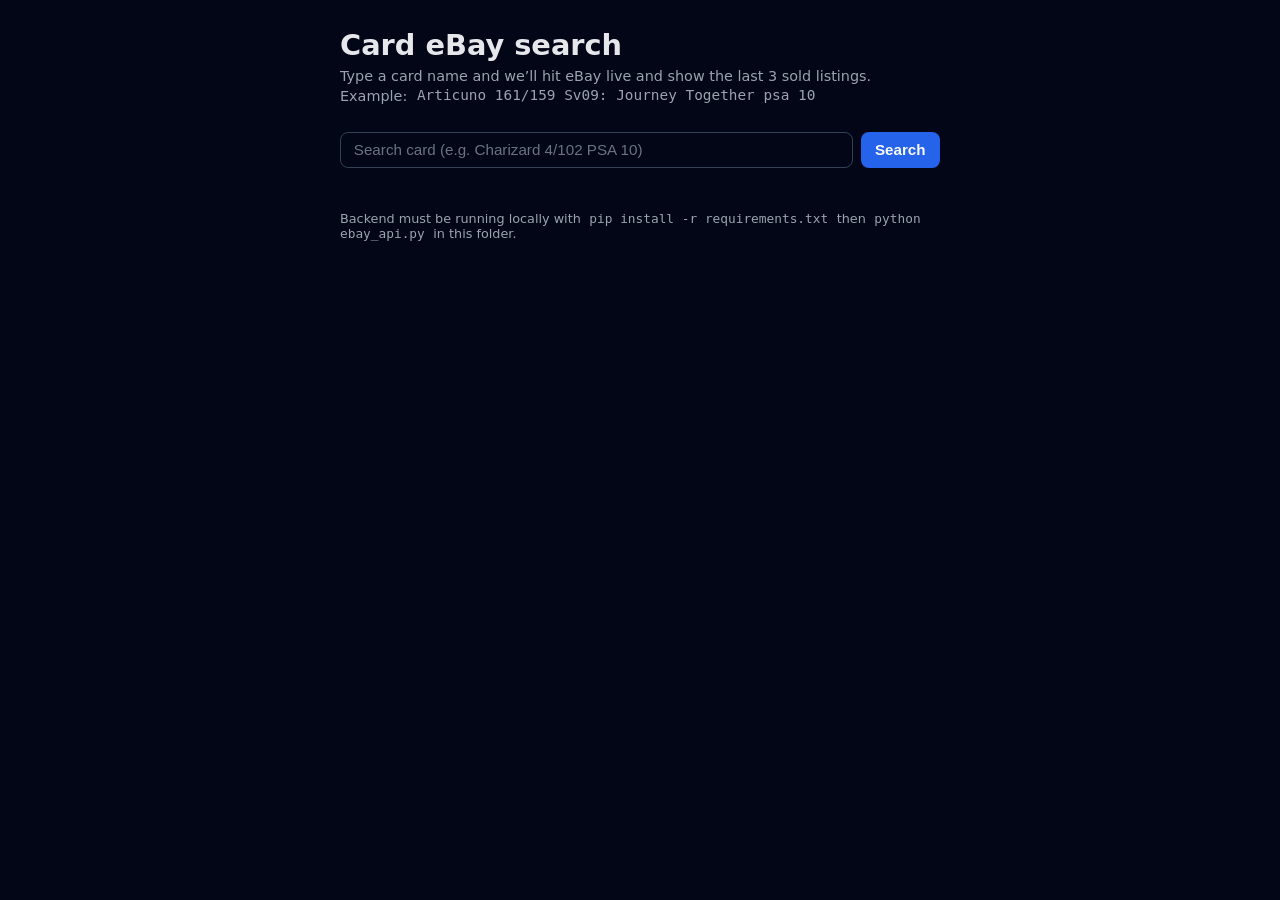
<file: index.html>
<!DOCTYPE html>
<html lang="en">
<head>
  <meta charset="UTF-8">
  <meta name="viewport" content="width=device-width, initial-scale=1.0">
  <title>Card eBay search – last 3 sold</title>
  <link rel="stylesheet" href="styles.css">
</head>
<body>
  <div class="app">
    <header>
      <h1>Card eBay search</h1>
      <p class="subtitle">
        Type a card name and we’ll hit eBay live and show the last 3 sold listings.
      </p>
      <p class="subtitle small">
        Example: <code>Articuno 161/159 Sv09: Journey Together psa 10</code>
      </p>
    </header>

    <section class="ebay-search">
      <div class="ebay-search-row">
        <input
          id="ebay-query"
          class="ebay-input"
          type="text"
          placeholder="Search card (e.g. Charizard 4/102 PSA 10)"
        >
        <button id="ebay-button" class="ebay-button" type="button">Search</button>
      </div>
      <div id="ebay-status" class="ebay-status"></div>
      <ul id="ebay-results" class="ebay-results"></ul>

      <p class="note">
        Backend must be running locally with
        <code>pip install -r requirements.txt</code> then
        <code>python ebay_api.py</code> in this folder.
      </p>
    </section>
  </div>

  <script src="script.js"></script>
</body>
</html>
</file>
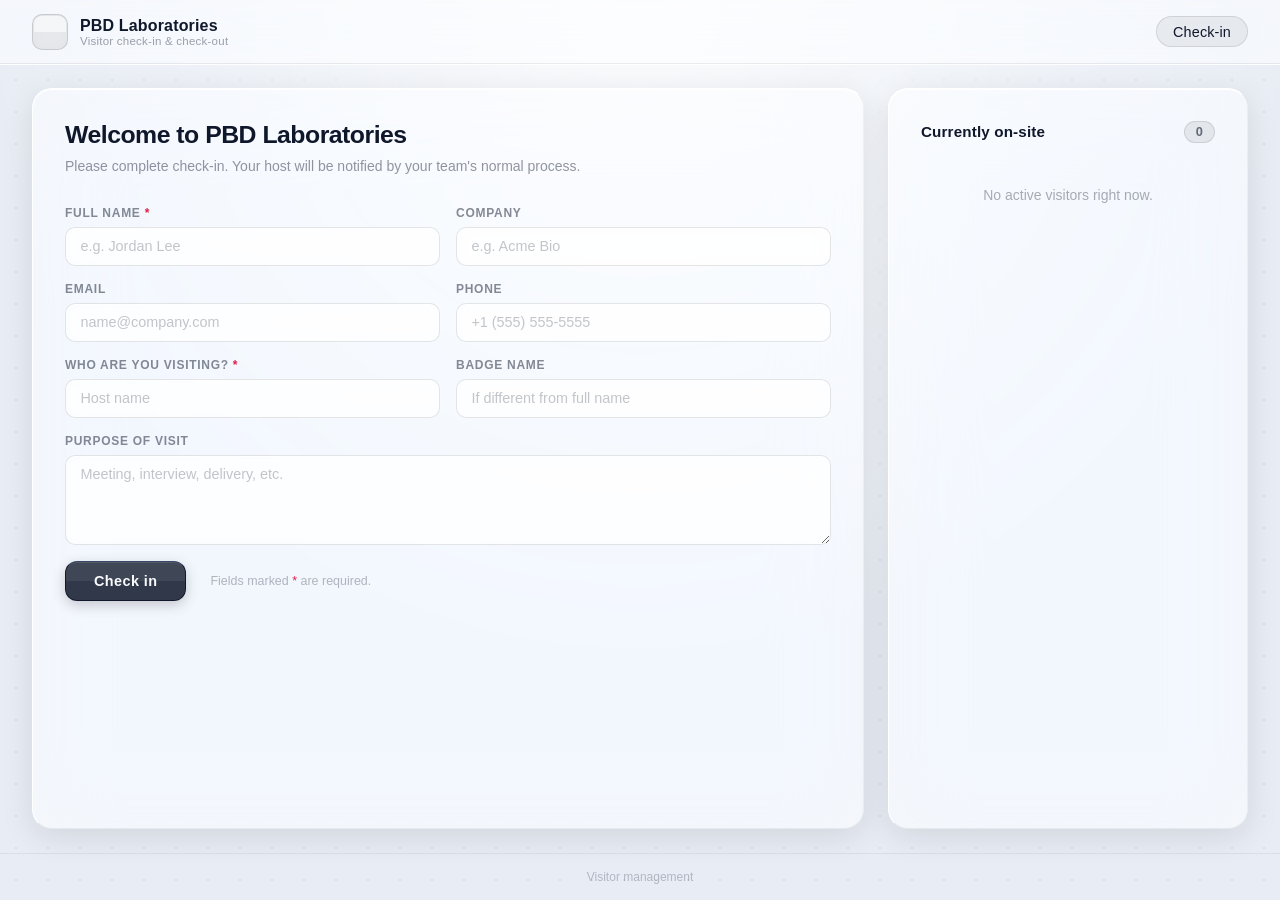
<file: visitor-checkin/index.html>
<!DOCTYPE html>
<html lang="en">
<head>
  <meta charset="UTF-8" />
  <meta name="viewport" content="width=device-width, initial-scale=1.0" />
  <title>Visitor Check-In</title>
  <link rel="stylesheet" href="styles.css" />
</head>
<body>

  <nav class="navbar">
    <div class="brand">
      <div class="brand-icon"></div>
      <div>
        <div class="brand-name">PBD Laboratories</div>
        <div class="brand-sub">Visitor check-in &amp; check-out</div>
      </div>
    </div>
    <div class="nav-links">
      <a href="#" class="nav-link active">Check-in</a>
    </div>
  </nav>

  <div id="flash" class="flash hidden"></div>

  <main class="layout">

    <!-- Left: Form -->
    <section class="card form-card">
      <h2>Welcome to PBD Laboratories</h2>
      <p class="subtitle">Please complete check-in. Your host will be notified by your team's normal process.</p>

      <form id="checkinForm" novalidate>
        <div class="row">
          <div class="field">
            <label>Full name <span class="req">*</span></label>
            <input type="text" id="name" placeholder="e.g. Jordan Lee" />
          </div>
          <div class="field">
            <label>Company</label>
            <input type="text" id="company" placeholder="e.g. Acme Bio" />
          </div>
        </div>
        <div class="row">
          <div class="field">
            <label>Email</label>
            <input type="email" id="email" placeholder="name@company.com" />
          </div>
          <div class="field">
            <label>Phone</label>
            <input type="tel" id="phone" placeholder="+1 (555) 555-5555" />
          </div>
        </div>
        <div class="row">
          <div class="field">
            <label>Who are you visiting? <span class="req">*</span></label>
            <input type="text" id="host" placeholder="Host name" />
          </div>
          <div class="field">
            <label>Badge name</label>
            <input type="text" id="badge" placeholder="If different from full name" />
          </div>
        </div>
        <div class="field full">
          <label>Purpose of visit</label>
          <textarea id="purpose" placeholder="Meeting, interview, delivery, etc."></textarea>
        </div>
        <div class="form-footer">
          <button type="submit" class="btn-primary">Check in</button>
          <span class="required-note">Fields marked <span class="req">*</span> are required.</span>
        </div>
      </form>
    </section>

    <!-- Right: On-site panel -->
    <aside class="card panel">
      <div class="panel-header">
        <span class="panel-title">Currently on-site</span>
        <span class="badge" id="count">0</span>
      </div>
      <div id="visitorList" class="visitor-list">
        <p class="empty-msg">No active visitors right now.</p>
      </div>
    </aside>

  </main>

  <footer>
    <p>Visitor management</p>
  </footer>

  <script src="app.js"></script>
</body>
</html>
</file>
<file: styles.css>
* {
  box-sizing: border-box;
}

body {
  font-family: system-ui, sans-serif;
  margin: 0;
  min-height: 100vh;
  background: #020617;
  color: #e5e7eb;
}

.app {
  max-width: 640px;
  margin: 0 auto;
  padding: 1.75rem 1.25rem 2rem;
}

header {
  margin-bottom: 1.5rem;
}

header h1 {
  margin: 0 0 0.35rem 0;
  font-size: 1.8rem;
  font-weight: 700;
}

.subtitle {
  margin: 0;
  font-size: 0.9rem;
  color: #9ca3af;
}

.subtitle.small {
  margin-top: 0.25rem;
}

.subtitle code {
  background: #020617;
  padding: 0.15em 0.35em;
  border-radius: 4px;
}

.ebay-search {
  margin-top: 1.75rem;
}

.ebay-search-row {
  display: flex;
  gap: 0.5rem;
  margin-bottom: 0.6rem;
}

.ebay-input {
  flex: 1;
  padding: 0.55rem 0.8rem;
  border-radius: 8px;
  border: 1px solid #334155;
  background: #020617;
  color: #e5e7eb;
  font-size: 0.95rem;
}

.ebay-input::placeholder {
  color: #6b7280;
}

.ebay-input:focus {
  outline: none;
  border-color: #2563eb;
  box-shadow: 0 0 0 1px #1d4ed8;
}

.ebay-button {
  padding: 0.55rem 0.9rem;
  border-radius: 8px;
  border: none;
  background: #2563eb;
  color: #f9fafb;
  font-size: 0.95rem;
  font-weight: 600;
  cursor: pointer;
  white-space: nowrap;
}

.ebay-button:hover {
  background: #1d4ed8;
}

.ebay-status {
  min-height: 1.1rem;
  font-size: 0.85rem;
  color: #9ca3af;
}

.ebay-status--error {
  color: #fecaca;
}

.ebay-results {
  list-style: none;
  padding: 0;
  margin: 0.35rem 0 0 0;
  font-size: 0.9rem;
}

.ebay-results li + li {
  margin-top: 0.25rem;
}

.ebay-results a {
  color: #7eb8ff;
  word-break: break-all;
  text-decoration: none;
}

.ebay-results a:hover {
  text-decoration: underline;
}

.note {
  margin-top: 1rem;
  font-size: 0.8rem;
  color: #9ca3af;
}

.note code {
  background: #020617;
  padding: 0.15em 0.35em;
  border-radius: 4px;
}
</file>
<file: visitor-checkin/styles.css>
*, *::before, *::after {
  box-sizing: border-box;
  margin: 0;
  padding: 0;
}

/* ── Base ── */
body {
  font-family: -apple-system, BlinkMacSystemFont, 'SF Pro Display', 'Segoe UI', Roboto, sans-serif;
  background-color: #e8edf5;
  background-image:
    radial-gradient(circle at 50% 0%, rgba(255,255,255,0.8) 0%, transparent 60%),
    radial-gradient(rgba(0, 0, 0, 0.06) 1px, transparent 1px);
  background-size: 100% 100%, 32px 32px;
  color: #1a2035;
  min-height: 100vh;
  display: flex;
  flex-direction: column;
}

/* ── Navbar ── */
.navbar {
  position: sticky;
  top: 0;
  z-index: 100;
  display: flex;
  align-items: center;
  justify-content: space-between;
  padding: 0 2rem;
  height: 64px;
  background: rgba(255, 255, 255, 0.55);
  backdrop-filter: blur(24px) saturate(180%);
  -webkit-backdrop-filter: blur(24px) saturate(180%);
  border-bottom: 1px solid rgba(0, 0, 0, 0.07);
  box-shadow: 0 1px 0 rgba(255,255,255,0.9);
}

.brand {
  display: flex;
  align-items: center;
  gap: 0.75rem;
}

.brand-icon {
  width: 36px;
  height: 36px;
  border-radius: 10px;
  background: rgba(0, 0, 0, 0.08);
  border: 1px solid rgba(0, 0, 0, 0.12);
  position: relative;
  backdrop-filter: blur(8px);
}

.brand-icon::after {
  content: '';
  position: absolute;
  inset: 1px 1px 50% 1px;
  background: rgba(255, 255, 255, 0.6);
  border-radius: 8px 8px 0 0;
}

.brand-name {
  font-weight: 700;
  font-size: 1rem;
  color: #0f172a;
  letter-spacing: 0.01em;
}

.brand-sub {
  font-size: 0.72rem;
  color: rgba(15, 23, 42, 0.4);
  letter-spacing: 0.02em;
}

.nav-links {
  display: flex;
  gap: 0.5rem;
}

.nav-link {
  text-decoration: none;
  color: rgba(15, 23, 42, 0.5);
  font-size: 0.9rem;
  font-weight: 500;
  padding: 0.4rem 1rem;
  border-radius: 20px;
  transition: all 0.2s;
  border: 1px solid transparent;
  letter-spacing: 0.01em;
}

.nav-link.active,
.nav-link:hover {
  color: #0f172a;
  background: rgba(0, 0, 0, 0.06);
  border-color: rgba(0, 0, 0, 0.1);
}

/* ── Flash ── */
.flash {
  margin: 1rem 2rem 0;
  padding: 0.75rem 1.25rem;
  border-radius: 12px;
  background: rgba(255, 255, 255, 0.6);
  color: #166534;
  font-size: 0.875rem;
  border: 1px solid rgba(0, 0, 0, 0.08);
  backdrop-filter: blur(16px);
  -webkit-backdrop-filter: blur(16px);
}

.flash.hidden { display: none; }

/* ── Layout ── */
main.layout {
  display: grid;
  grid-template-columns: 1fr 360px;
  gap: 1.5rem;
  padding: 1.5rem 2rem;
  flex: 1;
}

@media (max-width: 820px) {
  main.layout { grid-template-columns: 1fr; }
}

/* ── Cards ── */
.card {
  background: rgba(255, 255, 255, 0.55);
  backdrop-filter: blur(40px) saturate(200%);
  -webkit-backdrop-filter: blur(40px) saturate(200%);
  border: 1px solid rgba(255, 255, 255, 0.9);
  border-top-color: rgba(255, 255, 255, 1);
  border-left-color: rgba(255, 255, 255, 0.95);
  border-bottom-color: rgba(0, 0, 0, 0.06);
  border-right-color: rgba(0, 0, 0, 0.04);
  border-radius: 20px;
  padding: 2rem;
  box-shadow:
    0 8px 32px rgba(0, 0, 0, 0.1),
    0 1px 0 rgba(255, 255, 255, 1) inset;
  position: relative;
  overflow: hidden;
}

/* Specular top highlight */
.card::before {
  content: '';
  position: absolute;
  top: 0;
  left: 8%;
  right: 8%;
  height: 1px;
  background: linear-gradient(90deg, transparent, rgba(255,255,255,1), transparent);
}

.form-card h2 {
  font-size: 1.55rem;
  font-weight: 700;
  color: #0f172a;
  margin-bottom: 0.4rem;
  letter-spacing: -0.02em;
}

.subtitle {
  font-size: 0.875rem;
  color: rgba(15, 23, 42, 0.45);
  margin-bottom: 1.75rem;
  line-height: 1.6;
}

/* ── Form ── */
.row {
  display: grid;
  grid-template-columns: 1fr 1fr;
  gap: 1rem;
  margin-bottom: 1rem;
}

@media (max-width: 600px) {
  .row { grid-template-columns: 1fr; }
}

.field {
  display: flex;
  flex-direction: column;
  gap: 0.45rem;
}

.field.full { margin-bottom: 1rem; }

label {
  font-size: 0.75rem;
  color: rgba(15, 23, 42, 0.5);
  font-weight: 600;
  letter-spacing: 0.06em;
  text-transform: uppercase;
}

.req { color: #e11d48; }

input, textarea {
  background: rgba(255, 255, 255, 0.6);
  border: 1px solid rgba(0, 0, 0, 0.1);
  border-radius: 10px;
  padding: 0.65rem 0.9rem;
  color: #0f172a;
  font-size: 0.9rem;
  outline: none;
  transition: all 0.2s;
  font-family: inherit;
  backdrop-filter: blur(8px);
  -webkit-backdrop-filter: blur(8px);
  box-shadow: 0 1px 0 rgba(255,255,255,0.9) inset;
}

input::placeholder, textarea::placeholder {
  color: rgba(15, 23, 42, 0.25);
}

input:focus, textarea:focus {
  border-color: rgba(0, 0, 0, 0.2);
  background: rgba(255, 255, 255, 0.85);
  box-shadow: 0 0 0 3px rgba(0, 0, 0, 0.05), 0 1px 0 rgba(255,255,255,0.9) inset;
}

input.error, textarea.error {
  border-color: rgba(225, 29, 72, 0.4);
  box-shadow: 0 0 0 3px rgba(225, 29, 72, 0.08);
}

textarea {
  resize: vertical;
  min-height: 90px;
}

.form-footer {
  display: flex;
  align-items: center;
  gap: 1.5rem;
  margin-top: 0.75rem;
}

/* ── Button ── */
.btn-primary {
  background: rgba(15, 23, 42, 0.85);
  color: #f8fafc;
  border: 1px solid rgba(15, 23, 42, 0.9);
  border-top-color: rgba(60, 80, 120, 0.7);
  border-radius: 12px;
  padding: 0.7rem 1.75rem;
  font-size: 0.9rem;
  font-weight: 600;
  cursor: pointer;
  letter-spacing: 0.03em;
  position: relative;
  overflow: hidden;
  transition: all 0.2s;
  box-shadow: 0 4px 14px rgba(0, 0, 0, 0.2), 0 1px 0 rgba(255,255,255,0.1) inset;
}

.btn-primary::before {
  content: '';
  position: absolute;
  top: 0; left: 0; right: 0;
  height: 50%;
  background: rgba(255, 255, 255, 0.07);
  border-radius: 12px 12px 0 0;
}

.btn-primary:hover {
  background: rgba(15, 23, 42, 1);
  transform: translateY(-1px);
  box-shadow: 0 8px 20px rgba(0, 0, 0, 0.25);
}

.btn-primary:active {
  transform: translateY(0);
}

.required-note {
  font-size: 0.78rem;
  color: rgba(15, 23, 42, 0.3);
}

/* ── Panel ── */
.panel {
  display: flex;
  flex-direction: column;
  gap: 1.25rem;
}

.panel-header {
  display: flex;
  align-items: center;
  justify-content: space-between;
}

.panel-title {
  font-weight: 700;
  color: #0f172a;
  font-size: 0.95rem;
  letter-spacing: 0.01em;
}

.badge {
  background: rgba(0, 0, 0, 0.07);
  color: rgba(15, 23, 42, 0.6);
  border: 1px solid rgba(0, 0, 0, 0.1);
  border-radius: 999px;
  padding: 0.15rem 0.7rem;
  font-size: 0.8rem;
  font-weight: 700;
  min-width: 30px;
  text-align: center;
}

.visitor-list {
  display: flex;
  flex-direction: column;
  gap: 0.75rem;
}

.empty-msg {
  color: rgba(15, 23, 42, 0.35);
  font-size: 0.875rem;
  text-align: center;
  padding: 1.5rem 0;
}

/* ── Visitor card ── */
.visitor-card {
  background: rgba(255, 255, 255, 0.5);
  border: 1px solid rgba(255, 255, 255, 0.9);
  border-bottom-color: rgba(0, 0, 0, 0.05);
  border-right-color: rgba(0, 0, 0, 0.04);
  border-radius: 14px;
  padding: 0.9rem 1rem;
  display: flex;
  align-items: center;
  justify-content: space-between;
  gap: 0.75rem;
  backdrop-filter: blur(16px);
  -webkit-backdrop-filter: blur(16px);
  transition: all 0.2s;
  box-shadow: 0 2px 8px rgba(0,0,0,0.07);
}

.visitor-card:hover {
  background: rgba(255, 255, 255, 0.75);
  box-shadow: 0 4px 16px rgba(0, 0, 0, 0.1);
}

.visitor-info .visitor-name {
  font-weight: 700;
  font-size: 0.95rem;
  color: #0f172a;
}

.visitor-info .visitor-meta {
  font-size: 0.78rem;
  color: rgba(15, 23, 42, 0.45);
  margin-top: 0.2rem;
}

.btn-checkout {
  background: rgba(255, 255, 255, 0.6);
  color: rgba(15, 23, 42, 0.7);
  border: 1px solid rgba(0, 0, 0, 0.1);
  border-radius: 8px;
  padding: 0.35rem 0.85rem;
  font-size: 0.8rem;
  font-weight: 600;
  cursor: pointer;
  white-space: nowrap;
  transition: all 0.2s;
  backdrop-filter: blur(8px);
  -webkit-backdrop-filter: blur(8px);
}

.btn-checkout:hover {
  background: rgba(15, 23, 42, 0.85);
  color: #f8fafc;
  border-color: transparent;
  box-shadow: 0 2px 8px rgba(0,0,0,0.15);
}

/* ── Footer ── */
footer {
  text-align: center;
  padding: 1rem;
  font-size: 0.75rem;
  color: rgba(15, 23, 42, 0.25);
  border-top: 1px solid rgba(0, 0, 0, 0.06);
}
</file>
